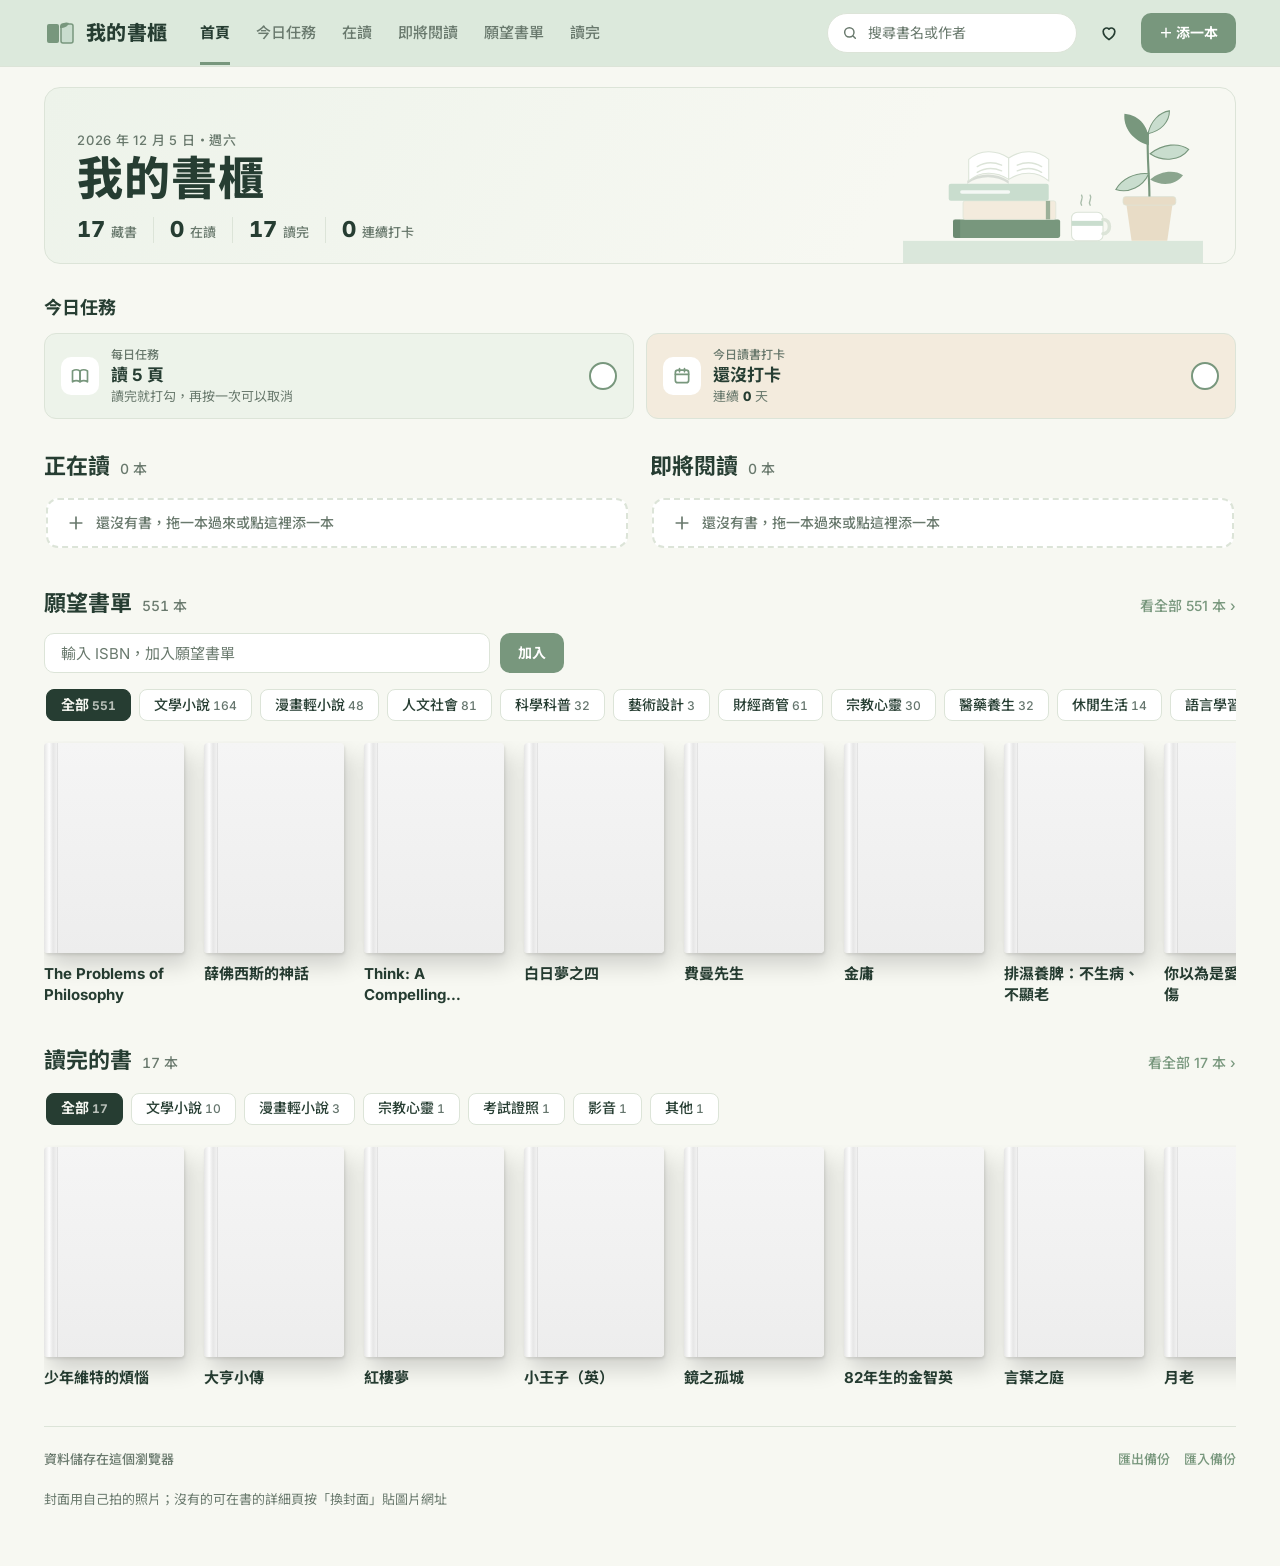
<file: index.html>
<!doctype html>
<html lang="zh-Hant">
<head>
<meta charset="utf-8">
<meta name="viewport" content="width=device-width,initial-scale=1,viewport-fit=cover">
<title>我的書櫃</title>
<meta name="description" content="我的個人書櫃：在讀、想讀、讀完與願望書單。">
<link rel="icon" type="image/svg+xml" href="assets/icons/favicon.svg">
<link rel="apple-touch-icon" href="assets/icons/apple-touch-icon.png">
<meta name="theme-color" content="#DCE9DC">
<link rel="preconnect" href="https://fonts.googleapis.com">
<link rel="stylesheet" href="https://fonts.googleapis.com/css2?family=Inter:wght@500;700;800&family=Noto+Sans+TC:wght@400;500;700;800&display=swap">
<link rel="stylesheet" href="css/style.css?v=20261028b">

</head>
<body>

<nav class="nav" id="nav">
  <div class="gut">
    <a class="logo" href="#top">
      <svg viewBox="0 0 32 32" aria-hidden="true"><rect x="3" y="7" width="12" height="19" rx="2" fill="var(--accent)"/><rect x="17" y="7" width="12" height="19" rx="2" fill="var(--mint)" stroke="var(--accent)" stroke-width="1.5"/><path d="M16 9c3-4 7-4 9-3-1 3-4 5-9 5z" fill="var(--accent)"/></svg>
      我的書櫃
    </a>
    <div class="nav-c" id="navc">
      <ul class="links" id="links">
        <li><a href="#top" class="on">首頁</a></li>
        <li><a href="#today">今日任務</a></li>
        <li><a href="#shelf-reading">在讀</a></li>
        <li><a href="#shelf-want">即將閱讀</a></li>
        <li><a href="#shelf-wish">願望書單</a></li>
        <li><a href="#shelf-done">讀完</a></li>
      </ul>
      <div class="nav-r">
        <label class="search"><svg viewBox="0 0 24 24" fill="none" stroke="currentColor" stroke-width="2.2" stroke-linecap="round"><circle cx="11" cy="11" r="7"/><path d="M20 20l-3.5-3.5"/></svg><input id="search" type="search" placeholder="搜尋書名或作者" aria-label="搜尋書名或作者"></label>
        <a class="icon-btn" href="#shelf-wish" aria-label="願望書單" title="願望書單"><svg viewBox="0 0 24 24" fill="none" stroke="currentColor" stroke-width="2" stroke-linejoin="round"><path d="M12 20s-7-4.4-7-10a4 4 0 0 1 7-2.6A4 4 0 0 1 19 10c0 5.6-7 10-7 10z"/></svg></a>
        <button class="btn" id="openAdd">＋ 添一本</button>
      </div>
    </div>
    <button class="icon-btn burger" id="burger" aria-label="開啟選單" aria-expanded="false"><svg viewBox="0 0 24 24" fill="none" stroke="currentColor" stroke-width="2.2" stroke-linecap="round"><path d="M4 7h16M4 12h16M4 17h16"/></svg></button>
  </div>
</nav>

<main id="top">
  <div class="gut home">
    <section class="hero">
      <div class="hero-txt">
        <div class="date" id="date"></div>
        <h1>我的書櫃</h1>
        <div class="stats">
          <div class="stat"><b class="num" id="sOwned">0</b><span>藏書</span></div>
          <div class="stat"><b class="num" id="sReading">0</b><span>在讀</span></div>
          <div class="stat"><b class="num" id="sDone">0</b><span>讀完</span></div>
          <div class="stat"><b class="num" id="sStreak">0</b><span>連續打卡</span></div>
        </div>
      </div>
      <svg class="hero-art" viewBox="0 40 420 220" aria-hidden="true">
        <rect x="0" y="226" width="420" height="34" fill="var(--mint)" opacity=".6"/>
        <!-- book stack -->
        <rect x="70" y="196" width="150" height="26" rx="3" fill="var(--accent)"/>
        <rect x="70" y="196" width="10" height="26" fill="var(--ink)" opacity=".15"/>
        <rect x="84" y="170" width="130" height="26" rx="3" fill="var(--beige)" stroke="var(--line)"/>
        <rect x="200" y="170" width="6" height="26" fill="var(--accent)" opacity=".7"/>
        <rect x="64" y="146" width="140" height="24" rx="3" fill="var(--mint)"/>
        <rect x="80" y="155" width="70" height="5" rx="2.5" fill="var(--card)" opacity=".8"/>
        <!-- open book on top -->
        <path d="M90 146c18-12 40-12 58 0v-4c-18-12-40-12-58 0z" fill="var(--ink)" opacity=".15"/>
        <path d="M92 142c16-14 38-14 56-2l0-30c-18-12-40-12-56 2z" fill="var(--card)" stroke="var(--line)" stroke-width="1.5"/>
        <path d="M148 140c18-12 40-12 56 2v-30c-16-14-38-14-56-2z" fill="var(--card)" stroke="var(--line)" stroke-width="1.5"/>
        <path d="M104 122c10-6 22-7 34-2M104 130c10-6 22-7 34-2M160 120c12-5 24-4 34 2M160 128c12-5 24-4 34 2" stroke="var(--line)" stroke-width="2" stroke-linecap="round" fill="none"/>
        <!-- mug -->
        <rect x="236" y="186" width="44" height="40" rx="8" fill="var(--mug)" stroke="var(--line)" stroke-width="1.5"/>
        <path d="M280 196c12 0 12 20 0 20" fill="none" stroke="var(--line)" stroke-width="5" stroke-linecap="round"/>
        <rect x="236" y="198" width="44" height="7" fill="var(--mint)"/>
        <path d="M250 176c-4-6 4-8 0-14M262 176c-4-6 4-8 0-14" stroke="var(--accent)" stroke-width="2" stroke-linecap="round" fill="none" opacity=".6"/>
        <!-- plant -->
        <path d="M312 170h66l-8 56h-50z" fill="var(--pot)"/>
        <rect x="308" y="164" width="74" height="12" rx="4" fill="var(--pot)" stroke="var(--line)"/>
        <path d="M345 164c0-30-4-60-2-90" stroke="var(--accent)" stroke-width="3" fill="none"/>
        <path d="M344 92c-22-6-36-24-34-44 22 2 36 20 34 44z" fill="var(--accent)"/>
        <path d="M346 104c18-14 40-16 54-6-12 16-36 18-54 6z" fill="var(--mint)" stroke="var(--accent)" stroke-width="1.5"/>
        <path d="M344 132c-20-2-38 8-46 22 18 6 38-4 46-22z" fill="var(--mint)" stroke="var(--accent)" stroke-width="1.5"/>
        <path d="M346 140c14-12 34-14 46-6-10 14-30 16-46 6z" fill="var(--accent)" opacity=".85"/>
        <path d="M343 76c4-18 16-30 30-32 0 16-12 28-30 32z" fill="var(--mint)" stroke="var(--accent)" stroke-width="1.5"/>
      </svg>
    </section>
  </div>

  <div class="gut home" id="today">
    <div class="sec-h"><h2>今日任務</h2></div>
    <div class="quick">
      <button class="qc mint" id="daily" aria-pressed="false">
        <span class="ic"><svg viewBox="0 0 24 24" fill="none" stroke="currentColor" stroke-width="2" stroke-linecap="round" stroke-linejoin="round"><path d="M3 6c3-2 6-2 9 0v13c-3-2-6-2-9 0z"/><path d="M21 6c-3-2-6-2-9 0v13c3-2 6-2 9 0z"/></svg></span>
        <span class="t"><small>每日任務</small><b>讀 5 頁</b><span id="dailySub">讀完就打勾，再按一次可以取消</span></span>
        <span class="tick"><svg viewBox="0 0 24 24" fill="none" stroke="currentColor" stroke-width="3" stroke-linecap="round" stroke-linejoin="round"><path d="M5 12.5l4.5 4.5L19 7.5"/></svg></span>
      </button>
      <button class="qc warm" id="checkin" aria-pressed="false">
        <span class="ic"><svg viewBox="0 0 24 24" fill="none" stroke="currentColor" stroke-width="2" stroke-linecap="round" stroke-linejoin="round"><rect x="4" y="5" width="16" height="15" rx="3"/><path d="M4 10h16M9 3v4M15 3v4"/></svg></span>
        <span class="t"><small>今日讀書打卡</small><b id="checkTitle">還沒打卡</b><span id="checkSub">連續 <strong>0</strong> 天</span></span>
        <span class="tick"><svg viewBox="0 0 24 24" fill="none" stroke="currentColor" stroke-width="3" stroke-linecap="round" stroke-linejoin="round"><path d="M5 12.5l4.5 4.5L19 7.5"/></svg></span>
      </button>
    </div>
  </div>

  <div class="gut home" id="shelfTop"></div>
  <div class="gut" id="listView" hidden></div>

  <div class="gut home" id="shelfRest" style="display:flex;flex-direction:column;gap:30px"></div>

  <div class="gut" style="display:flex;flex-direction:column;gap:20px">
    <div class="note" id="exampleNote" hidden>
      <span>目前是範例書，放進自己的書後可以清掉。</span>
      <button class="more" id="clearExamples">清除範例</button>
    </div>
    <div class="foot"><span>資料儲存在這個瀏覽器</span><span class="foot-acts"><button id="exportBtn">匯出備份</button><button id="importBtn" title="可匯入備份檔或日記筆記檔">匯入備份</button><input type="file" id="importFile" accept="application/json,.json" hidden></span></div>
    <div class="foot" style="border:0;padding:0;font-weight:400"><span>封面用自己拍的照片；沒有的可在書的詳細頁按「換封面」貼圖片網址</span><span id="coverStatus" class="num" aria-live="polite"></span></div>
  </div>
</main>

<div class="sheet-bg" id="addSheet" hidden>
  <form class="sheet" id="addForm">
    <h2>添一本書</h2>
    <label>書名<input id="fTitle" required maxlength="80" placeholder="例如：小王子"></label>
    <label>作者<input id="fAuthor" maxlength="60" placeholder="可不填"></label>
    <label>ISBN <span class="hint">有填的話封面最準，可不填</span><input id="fIsbn" inputmode="numeric" maxlength="20" placeholder="例如：9789573317241"></label>
    <label>HyRead 分類<select id="fCat"></select></label>
    <label>放在哪一層
      <select id="fStatus"><option value="want">想讀</option><option value="reading">在讀</option><option value="wish">願望（還沒入手）</option><option value="done">讀完</option></select>
    </label>
    <div class="acts"><button type="button" class="ghost" id="cancelAdd">取消</button><button type="submit" class="btn">放上書架</button></div>
  </form>
</div>

<div class="sheet-bg" id="bookSheet" hidden>
  <div class="sheet">
    <div class="detail">
      <div class="dc" id="dCover"></div>
      <div class="info">
        <b id="dTitle"></b>
        <span id="dAuthor"></span>
        <div class="dcat"><span class="dcat-v" id="dCat"></span></div>
        <span class="disbn num" id="dIsbn"></span>
      </div>
    </div>
    <div class="dstars" id="dStarsWrap" hidden><span class="lbl">我的評分</span><div class="stars" id="dStars"></div></div>
    <div class="dnote" id="dNoteWrap" hidden>
      <div class="dnote-h"><span>筆記</span><span class="num" id="dNoteDate"></span></div>
      <textarea id="dNote" placeholder="寫下讀後心得、喜歡的句子…"></textarea>
    </div>
    <div class="acts" style="justify-content:space-between">
      <button class="danger" id="dDelete">從書架移除</button>
      <span style="display:flex;gap:8px"><button class="ghost" id="dCoverBtn" type="button">換封面</button>
      <button class="btn" id="dClose">完成</button></span>
    </div>
  </div>
</div>
<div class="sheet-bg" id="rateSheet" hidden>
  <div class="sheet rate" role="dialog" aria-labelledby="rHead">
    <div class="rate-h"><b id="rHead">讀完了！</b><span id="rTitle"></span></div>
    <div class="stars big" id="rStars"></div>
    <span class="rate-hint" id="rHint">這本書你給幾顆星？</span>
    <textarea id="rNote" placeholder="想留下幾句心得嗎？（可以略過）"></textarea>
    <div class="acts"><button type="button" class="ghost" id="rSkip">之後再說</button><button type="button" class="btn" id="rOk">好</button></div>
  </div>
</div>
<div class="toast" id="toast" hidden></div>

<script>window.addEventListener('error',function(e){var d=document.getElementById('jsErr');if(!d){d=document.createElement('div');d.id='jsErr';d.style.cssText='position:fixed;left:8px;right:8px;bottom:8px;z-index:9999;background:#fff3f0;color:#a33;border:1px solid #e5b5ab;border-radius:10px;padding:10px 12px;font:13px/1.5 sans-serif;white-space:pre-wrap';document.body.appendChild(d)}d.textContent='網頁出錯了（請截圖給 Claude）：\n'+e.message+'\n'+(e.filename||'').split('/').pop()+' 第 '+e.lineno+' 行'});</script>
<script src="js/data.js?v=20261028b"></script>
<script src="js/main.js?v=20261028b"></script>
</body>
</html>
</file>
<file: css/style.css>
/* 我的書櫃 — 薄荷綠主題樣式 */
/* Layout: e-bookstore homepage — sticky mint nav, split hero (title + stats | plant illustration), cover rows per shelf, two quick cards between the first and second shelf */
:root{
  --bg:#F7F8F2; --mint:#C9DDCE; --nav:#DCE9DC; --ink:#263D32; --muted:#69796D;
  --card:#FFFFFF; --mint-soft:#EDF3EA; --beige:#F3EBDD; --line:#DCE4D8; --accent:#78977D;
  --on-accent:#FFFFFF; --cover-shadow:rgba(38,61,50,.18); --scrim:rgba(38,61,50,.35);
  --pot:#E8DCC6; --mug:#FFFFFF;
  --f-sans:"Inter","Noto Sans TC",system-ui,-apple-system,"PingFang TC","Microsoft JhengHei",sans-serif;
}
@media (prefers-color-scheme:dark){:root:not([data-theme="light"]){
  --bg:#161D19; --mint:#3B5545; --nav:#1F2B24; --ink:#E3ECE5; --muted:#9BAEA0;
  --card:#1E2721; --mint-soft:#223029; --beige:#2E2A22; --line:#31403A; --accent:#9CC0A2;
  --on-accent:#14201A; --cover-shadow:rgba(0,0,0,.5); --scrim:rgba(0,0,0,.55);
  --pot:#5A5040; --mug:#D9DED8; color-scheme:dark}}
:root[data-theme="dark"]{
  --bg:#161D19; --mint:#3B5545; --nav:#1F2B24; --ink:#E3ECE5; --muted:#9BAEA0;
  --card:#1E2721; --mint-soft:#223029; --beige:#2E2A22; --line:#31403A; --accent:#9CC0A2;
  --on-accent:#14201A; --cover-shadow:rgba(0,0,0,.5); --scrim:rgba(0,0,0,.55);
  --pot:#5A5040; --mug:#D9DED8; color-scheme:dark}
*{box-sizing:border-box}
html{padding-top:env(safe-area-inset-top,0px);padding-bottom:env(safe-area-inset-bottom,0px)}
body{margin:0}
img{max-width:100%}
[hidden]{display:none!important}
html{scroll-behavior:smooth;scroll-padding-top:90px}
@media (prefers-reduced-motion:reduce){html{scroll-behavior:auto}*{transition:none!important}}
body{background:var(--bg);color:var(--ink);font-family:var(--f-sans);font-size:15px;line-height:1.6;font-weight:400}
body::before{content:"";position:fixed;inset:0 0 auto;height:env(safe-area-inset-top,0px);z-index:10;background:var(--nav)}
button{font:inherit;color:inherit;cursor:pointer;background:none;border:0;padding:0}
a{color:inherit;text-decoration:none}
:focus-visible{outline:2px solid var(--accent);outline-offset:2px}
h1,h2,h3{margin:0;text-wrap:balance}
.gut{width:100%;max-width:1240px;margin:0 auto;padding-left:max(24px,env(safe-area-inset-left,0px));padding-right:max(24px,env(safe-area-inset-right,0px))}
.num{font-family:"Inter",var(--f-sans);font-variant-numeric:tabular-nums}

/* nav */
.nav{position:sticky;top:env(safe-area-inset-top,0px);z-index:9;background:var(--nav);border-bottom:1px solid var(--line)}
.nav .gut{height:70px;display:flex;align-items:center;gap:32px;position:relative}
.logo{display:flex;align-items:center;gap:10px;font-weight:800;font-size:20px;letter-spacing:.02em;white-space:nowrap;flex:none}
.logo svg{width:32px;height:32px}
.nav-c{display:flex;align-items:center;justify-content:space-between;gap:24px;flex:1;min-width:0}
.links{display:flex;gap:26px;list-style:none;margin:0;padding:0}
.links a{font-size:15px;font-weight:500;color:var(--muted);padding:23px 0;border-bottom:3px solid transparent;white-space:nowrap}
.links a:hover{color:var(--ink)}
.links a.on{color:var(--ink);font-weight:700;border-bottom-color:var(--accent)}
.nav-r{display:flex;align-items:center;gap:12px}
.search{display:flex;align-items:center;gap:8px;background:var(--card);border:1px solid var(--line);border-radius:999px;padding:0 14px;height:40px;width:250px}
.search svg{width:16px;height:16px;color:var(--muted);flex:none}
.search input{border:0;background:transparent;color:var(--ink);font:inherit;font-size:14px;width:100%;min-width:0;outline:none}
.search input::placeholder{color:var(--muted)}
.search:focus-within{border-color:var(--accent)}
.icon-btn{width:40px;height:40px;border-radius:50%;display:grid;place-items:center;color:var(--ink)}
.icon-btn:hover{background:var(--mint)}
.icon-btn svg{width:20px;height:20px}
.btn{background:var(--accent);color:var(--on-accent);font-weight:700;font-size:14px;height:40px;padding:0 18px;border-radius:999px;white-space:nowrap}
.btn:hover{filter:brightness(.95)}
.burger{display:none}
@media (max-width:1060px){.links{gap:18px}.search{width:200px}}
@media (max-width:900px){
  .burger{display:grid;margin-left:auto}
  .nav .gut{gap:12px}
  .nav-c{display:none;position:absolute;top:100%;left:0;right:0;flex-direction:column;align-items:stretch;gap:12px;background:var(--nav);border-bottom:1px solid var(--line);padding:8px max(24px,env(safe-area-inset-right,0px)) 18px max(24px,env(safe-area-inset-left,0px))}
  .nav.open .nav-c{display:flex}
  .links{flex-direction:column;gap:0}
  .links a{display:block;padding:12px 0;border-bottom:1px solid var(--line)}
  .links a.on{border-bottom-color:var(--line);color:var(--accent)}
  .search{width:100%}
  .nav-r{flex-wrap:wrap}
  .nav-r .search{flex:1 1 100%}
}

main{display:flex;flex-direction:column;gap:44px;padding-block:28px 64px}

/* hero */
.hero{background:linear-gradient(120deg,var(--mint-soft) 0%,var(--bg) 70%);border:1px solid var(--line);border-radius:20px;display:grid;grid-template-columns:minmax(0,1fr) minmax(0,1fr);align-items:end;gap:24px;padding:40px 44px 0;overflow:hidden}
.hero-txt{padding-bottom:40px;min-width:0}
.hero .date{font-weight:500;font-size:14px;color:var(--muted);letter-spacing:.06em}
.hero h1{font-weight:800;font-size:clamp(42px,5.2vw,56px);line-height:1.15;letter-spacing:.02em;margin:8px 0 22px}
.stats{display:grid;grid-template-columns:repeat(4,minmax(0,1fr));background:var(--card);border:1px solid var(--line);border-radius:14px;padding:16px 0;max-width:100%;box-shadow:0 4px 14px var(--cover-shadow)}
.stat{display:flex;flex-direction:column;align-items:center;text-align:center;padding:0 6px;min-width:0}
.stat b{font-weight:800;font-size:30px;line-height:1.15}
.stat span{font-size:13px;font-weight:500;color:var(--muted);white-space:nowrap}
.stat+.stat{border-left:1px solid var(--line)}
.hero-art{display:block;width:100%;height:auto;max-width:100%;justify-self:stretch;margin-bottom:-2px}
@media (max-width:760px){.hero{grid-template-columns:1fr;padding:28px 18px 0;gap:0}.hero-txt{padding-bottom:22px}.hero-art{justify-self:center;max-width:420px}.stat b{font-size:24px}.stat span{font-size:12px}}

/* shelf */
.sec-h{display:flex;align-items:baseline;justify-content:space-between;gap:12px;margin-bottom:16px}
.sec-h h2{font-weight:700;font-size:24px;display:flex;align-items:baseline;gap:10px}
.sec-h h2 small{font-size:14px;font-weight:500;color:var(--muted)}
.more{font-size:14px;font-weight:500;color:var(--accent);white-space:nowrap}
.more:hover{text-decoration:underline}
.row{display:flex;gap:24px;overflow-x:auto;padding:4px 2px 12px;scroll-snap-type:x proximity;scrollbar-width:thin}
.row.grid{display:grid;grid-template-columns:repeat(auto-fill,minmax(140px,1fr));overflow:visible}
.book{flex:none;width:148px;scroll-snap-align:start;text-align:left;display:flex;flex-direction:column;gap:10px}
.row.grid .book{width:auto}
.book .cap{display:flex;flex-direction:column;gap:2px;min-width:0}
.book .cap b{font-weight:700;font-size:15px;line-height:1.4;display:-webkit-box;-webkit-line-clamp:2;-webkit-box-orient:vertical;overflow:hidden;overflow-wrap:anywhere}
.book .cap .au{font-size:13px;color:var(--muted);white-space:nowrap;overflow:hidden;text-overflow:ellipsis}
.chip{align-self:flex-start;font-size:12px;font-weight:700;padding:1px 9px;border-radius:999px;background:var(--mint-soft);color:var(--accent);margin-top:4px}
.chip.done{background:var(--beige);color:var(--muted)}
.book:hover .cover{transform:translateY(-4px);box-shadow:0 2px 3px var(--cover-shadow),0 12px 22px var(--cover-shadow)}
@media (max-width:600px){.book{width:116px}.row{gap:16px}.book .cap b{font-size:14px}}

.cover{position:relative;width:100%;aspect-ratio:2/3;max-width:100%;border-radius:4px;overflow:hidden;background:var(--c-bg);color:var(--c-fg);
  box-shadow:0 1px 2px var(--cover-shadow),0 6px 14px var(--cover-shadow);transition:transform .2s,box-shadow .2s;
  display:flex;flex-direction:column;justify-content:space-between;padding:14px 12px 11px}
.cover::before{content:"";position:absolute;inset:0 auto 0 0;width:7px;background:linear-gradient(90deg,rgba(0,0,0,.16),rgba(255,255,255,.14) 60%,transparent)}
.cover .ttl{position:relative;z-index:1;font-family:"Noto Sans TC",sans-serif;font-weight:800;overflow:hidden;overflow-wrap:anywhere}
.cover .ttl.v{writing-mode:vertical-rl;align-self:flex-end;max-height:72%;font-size:20px;letter-spacing:.08em;line-height:1.2}
.cover .ttl.h{display:-webkit-box;-webkit-line-clamp:4;-webkit-box-orient:vertical;font-size:16px;line-height:1.25}
.cover .ca{position:relative;z-index:1;font-size:10.5px;font-weight:500;letter-spacing:.1em;opacity:.85;white-space:nowrap;overflow:hidden;text-overflow:ellipsis}
.cover .m{position:absolute;pointer-events:none}
.cover.blank{background:linear-gradient(180deg,#F5F5F5,#EDEDED);box-shadow:1px 2px 3px rgba(0,0,0,.10),6px 12px 22px rgba(0,0,0,.16)}
.cover.blank::before{width:9%;background:linear-gradient(90deg,#E4E4E4 0%,#FDFDFD 40%,#E6E6E6 70%,#F1F1F1 100%)}
.cover.blank::after{content:"";position:absolute;top:0;bottom:0;left:9%;width:1px;background:rgba(0,0,0,.07)}
.cover.blank .loading-dot{background:#9A9A9A}
.m-sun{width:42%;aspect-ratio:1;border-radius:50%;background:var(--c-ac);left:12%;top:36%;opacity:.9}
.m-band{left:0;right:0;top:62%;height:9%;background:var(--c-ac);opacity:.85}
.m-frame{inset:7px;border:1.5px solid var(--c-fg);opacity:.4;border-radius:2px}
.m-hill{left:-12%;right:-12%;bottom:-18%;height:38%;border-radius:50%;background:var(--c-ac);opacity:.8}
.m-leaf{width:46%;aspect-ratio:1;left:10%;top:40%;background:var(--c-ac);border-radius:0 70% 0 70%;opacity:.85}

.lv-top{display:flex;align-items:center;justify-content:space-between;gap:12px;margin-bottom:18px;flex-wrap:wrap}
.back{display:inline-flex;align-items:center;gap:6px;height:38px;padding:0 16px 0 12px;border-radius:999px;border:1px solid var(--line);background:var(--card);font-weight:500;font-size:14px}
.back:hover{border-color:var(--accent);color:var(--accent)}
.lv-tabs{display:flex;gap:8px;flex-wrap:wrap}
.lv-tabs button{height:34px;padding:0 14px;border-radius:999px;border:1px solid var(--line);font-size:14px;font-weight:500;background:var(--card)}
.lv-tabs button[aria-pressed="true"]{background:var(--accent);border-color:var(--accent);color:var(--on-accent);font-weight:700}
.lv-sort{border:1px solid var(--line);background:var(--card);color:var(--ink);border-radius:999px;height:36px;padding:0 12px;font:inherit;font-size:14px}
#listView .row.grid{gap:28px 22px}
.catbar{display:flex;gap:8px;overflow-x:auto;padding:2px 2px 6px;scrollbar-width:thin}
.catbar button{flex:none;height:34px;padding:0 14px;border-radius:999px;border:1px solid var(--line);background:var(--card);font-size:14px;font-weight:500;white-space:nowrap}
.catbar button:hover{border-color:var(--accent)}
.catbar button[aria-pressed="true"]{background:var(--ink);border-color:var(--ink);color:var(--bg);font-weight:700}
.catbar .num{font-size:12px;opacity:.7;margin-left:3px}
.cat-h{font-size:13px;font-weight:700;color:var(--muted);margin-bottom:8px;letter-spacing:.04em}
.isbn-add{display:flex;gap:10px;align-items:center;margin-bottom:14px;max-width:520px}
.isbn-add input{flex:1;min-width:0;height:42px;border:1px solid var(--line);background:var(--card);color:var(--ink);border-radius:999px;padding:0 16px;font:inherit;font-size:15px}
.isbn-add input:focus{outline:none;border-color:var(--accent)}
.isbn-add input::placeholder{color:var(--muted)}
.isbn-add .btn{flex:none;height:42px}
.isbn-add .btn[disabled]{opacity:.6;cursor:wait}
.empty-card{flex:none;width:148px;aspect-ratio:2/3;border:2px dashed var(--line);border-radius:8px;display:flex;flex-direction:column;align-items:center;justify-content:center;gap:6px;color:var(--muted);font-weight:500;font-size:14px;text-align:center;padding:12px;background:var(--card)}
.empty-card:hover{border-color:var(--accent);color:var(--accent)}
.empty-card svg{width:26px;height:26px}
@media (max-width:600px){.empty-card{width:116px}}

/* quick cards */
.quick{display:grid;grid-template-columns:repeat(2,1fr);gap:18px}
.qc{display:flex;align-items:center;gap:16px;padding:20px 22px;border-radius:14px;border:1px solid var(--line);text-align:left;transition:transform .15s,border-color .15s;min-width:0}
.qc:hover{transform:translateY(-2px);border-color:var(--accent)}
.qc.mint{background:var(--mint-soft)} .qc.warm{background:var(--beige)}
.qc .ic{width:48px;height:48px;border-radius:12px;background:var(--card);display:grid;place-items:center;color:var(--accent);flex:none}
.qc .ic svg{width:24px;height:24px}
.qc .t{flex:1;min-width:0;display:flex;flex-direction:column}
.qc .t small{font-size:13px;font-weight:500;color:var(--muted)}
.qc .t b{font-weight:700;font-size:22px;line-height:1.35}
.qc .t span{font-size:14px;color:var(--muted)}
.qc .t span strong{font-weight:800;color:var(--ink)}
.tick{width:34px;height:34px;border-radius:50%;border:2px solid var(--accent);flex:none;display:grid;place-items:center;color:transparent;background:var(--card)}
.tick svg{width:18px;height:18px}
.qc.done .tick{background:var(--accent);color:var(--on-accent)}
@media (max-width:640px){.quick{grid-template-columns:1fr}.qc .t b{font-size:20px}}

.note{display:flex;justify-content:space-between;align-items:center;gap:12px;flex-wrap:wrap;background:var(--card);border:1px solid var(--line);border-radius:12px;padding:12px 16px;font-size:14px;color:var(--muted)}
.foot{border-top:1px solid var(--line);padding-top:22px;color:var(--muted);font-size:13px;font-weight:500;display:flex;justify-content:space-between;gap:12px;flex-wrap:wrap}
.nores{color:var(--muted);font-weight:500;padding:24px 0;text-align:center}

/* sheets */
.sheet-bg{position:fixed;inset:0;background:var(--scrim);display:flex;align-items:center;justify-content:center;z-index:20;padding:16px}
.sheet{background:var(--card);width:100%;max-width:480px;border-radius:18px;padding:24px;display:flex;flex-direction:column;gap:16px;box-shadow:0 20px 50px var(--cover-shadow)}
@media (max-width:600px){.sheet-bg{align-items:flex-end;padding:0}.sheet{border-radius:18px 18px 0 0;padding-bottom:calc(24px + env(safe-area-inset-bottom,0px))}}
.sheet h2{font-weight:700;font-size:22px}
.sheet label{display:flex;flex-direction:column;gap:6px;font-size:13px;font-weight:700;color:var(--muted)}
.sheet input,.sheet select{border:1px solid var(--line);background:var(--bg);color:var(--ink);border-radius:10px;padding:10px 12px;font:inherit;font-size:16px;font-weight:400}
.sheet input:focus,.sheet select:focus{border-color:var(--accent);outline:none}
.sheet .acts{display:flex;gap:10px;justify-content:flex-end;align-items:center}
.ghost{height:40px;padding:0 16px;border-radius:999px;border:1px solid var(--line);font-weight:500;font-size:14px}
.ghost:hover{border-color:var(--accent)}
.detail{display:flex;gap:18px;align-items:flex-start}
.detail .dc{width:108px;flex:none}
.detail .info{min-width:0;flex:1;display:flex;flex-direction:column;gap:4px}
.detail .info b{font-weight:800;font-size:22px;line-height:1.35;overflow-wrap:anywhere}
.detail .info span{color:var(--muted);font-size:14px}
.seg{display:flex;flex-wrap:wrap;gap:8px;margin-top:10px}
.seg button{border:1px solid var(--line);border-radius:999px;padding:5px 14px;font-size:14px;font-weight:500}
.seg button[aria-pressed="true"]{background:var(--accent);border-color:var(--accent);color:var(--on-accent);font-weight:700}
.dcat{display:flex;align-items:center;gap:8px;margin-top:10px;font-size:13px;font-weight:700;color:var(--muted)}
.dcat select{border:1px solid var(--line);background:var(--bg);color:var(--ink);border-radius:999px;height:34px;padding:0 10px;font:inherit;font-size:14px;font-weight:500}
.danger{color:#B4584A;font-weight:500;font-size:14px}
.toast-undo{margin-left:14px;color:var(--mint);font-weight:700;text-decoration:underline;text-underline-offset:3px}
.sheet .dcat{flex-direction:row}
.book{-webkit-touch-callout:none;-webkit-user-select:none;user-select:none}
body.dragging{-webkit-user-select:none;user-select:none;cursor:grabbing}
body.dragging .book{cursor:grabbing}
.drag-ghost{position:fixed;left:0;top:0;width:92px;z-index:40;pointer-events:none;transform-origin:center;opacity:.95;filter:drop-shadow(0 12px 20px var(--cover-shadow))}
.drag-src{opacity:.35}
section.drop-over{outline:2px dashed var(--accent);outline-offset:8px;border-radius:12px}
.dock{position:fixed;left:0;right:0;bottom:0;z-index:35;display:flex;align-items:center;justify-content:center;gap:10px;flex-wrap:wrap;background:var(--card);border-top:1px solid var(--line);box-shadow:0 -8px 24px var(--cover-shadow);padding:14px max(16px,env(safe-area-inset-right,0px)) calc(14px + env(safe-area-inset-bottom,0px)) max(16px,env(safe-area-inset-left,0px))}
.dock .dl{font-size:13px;font-weight:700;color:var(--muted);margin-right:4px}
.dz{min-width:110px;height:52px;padding:0 18px;border-radius:14px;border:2px dashed var(--accent);display:grid;place-items:center;font-weight:700;font-size:15px;color:var(--accent);background:var(--mint-soft);transition:transform .12s}
.dz.over{background:var(--accent);color:var(--on-accent);border-style:solid;transform:scale(1.05)}

.disbn{font-size:13px;color:var(--muted);margin-top:6px}
.disbn:empty{display:none}
.dcat-v{display:inline-flex;align-items:center;height:30px;padding:0 12px;border-radius:999px;background:var(--mint-soft);color:var(--ink);font-size:14px;font-weight:500}
.toast{display:flex;align-items:center;position:fixed;left:50%;transform:translateX(-50%);bottom:calc(28px + env(safe-area-inset-bottom,0px));background:var(--ink);color:var(--bg);padding:10px 20px;border-radius:999px;font-size:14px;font-weight:500;z-index:30;white-space:nowrap}
.cover img{position:absolute;inset:0;width:100%;height:100%;object-fit:cover;z-index:3;background:var(--c-bg)}
.cover.real::before{z-index:4}
.loading-dot{position:absolute;right:6px;top:6px;width:8px;height:8px;border-radius:50%;background:var(--c-fg);opacity:.5;z-index:4;animation:pulse 1.2s infinite}
@keyframes pulse{50%{opacity:.15}}
.sheet .grid2{display:grid;grid-template-columns:minmax(0,1fr) minmax(0,1fr);gap:12px}
.sheet label{min-width:0}
.sheet input,.sheet select{width:100%;min-width:0;box-sizing:border-box}
.sheet{overflow-x:hidden}
.sheet .hint{font-size:12px;font-weight:400;color:var(--muted)}
.edit{display:flex;flex-direction:column;gap:12px;border-top:1px solid var(--line);padding-top:14px}
.edit-acts{display:flex;gap:10px;flex-wrap:wrap}
.foot-acts{display:flex;gap:14px;flex-wrap:wrap;align-items:center}
.foot-acts button{color:var(--accent);font-weight:500}
.foot-acts button:hover{text-decoration:underline}
@media (max-width:600px){.sheet .grid2{grid-template-columns:1fr}.sheet{max-height:92vh;overflow:auto}}

/* ---------- 緊湊版面 ---------- */
.nav .gut{height:66px}
.links a{padding:20px 0}
main{gap:30px;padding-block:20px 56px}
.hero{padding:20px 32px 0;gap:16px;grid-template-columns:minmax(0,1fr) minmax(0,300px);border-radius:16px}
.hero-txt{padding-bottom:20px}
.hero .date{font-size:13px}
.hero h1{font-size:clamp(34px,4vw,46px);margin:2px 0 12px}
.stats{display:flex;flex-wrap:wrap;gap:6px 0;background:none;border:0;box-shadow:none;border-radius:0;padding:0;max-width:none}
.stat{flex-direction:row;align-items:baseline;gap:6px;padding:0 16px;text-align:left}
.stat:first-child{padding-left:0}
.stat b{font-size:22px}
.stat span{font-size:13px}
.hero-art{max-width:300px;justify-self:end}
#today .sec-h{margin-bottom:10px}
#today .sec-h h2{font-size:18px}
.quick{gap:12px}
.qc{padding:11px 16px;gap:12px;border-radius:12px}
.qc .ic{width:38px;height:38px;border-radius:10px}
.qc .ic svg{width:20px;height:20px}
.qc .t b{font-size:17px;line-height:1.3}
.qc .t small{font-size:12px}
.qc .t span{font-size:13px}
.tick{width:28px;height:28px}
.tick svg{width:15px;height:15px}
.sec-h{margin-bottom:12px}
.sec-h h2{font-size:22px}
.row{gap:20px;padding:2px 2px 8px}
.book{width:140px}
.empty-row{display:flex;align-items:center;gap:10px;width:100%;min-height:50px;padding:0 18px;border:2px dashed var(--line);border-radius:12px;background:var(--card);color:var(--muted);font-size:14px;font-weight:500;text-align:left}
.pair{display:grid;grid-template-columns:1fr 1fr;gap:20px}
@media (max-width:700px){.pair{grid-template-columns:1fr;gap:18px}}
.empty-row:hover{border-color:var(--accent);color:var(--accent)}
.empty-row svg{width:20px;height:20px;flex:none}
section.drop-over .empty-row{border-color:var(--accent);background:var(--mint-soft)}
.btn{border-radius:10px}
.catbar button,.lv-tabs button{border-radius:8px;height:32px}
.isbn-add input{border-radius:10px;height:40px}
.isbn-add .btn{height:40px}
.back,.lv-sort,.ghost{border-radius:10px}
@media (max-width:760px){.hero{grid-template-columns:1fr;padding:16px 16px 0;gap:0}.hero-art{max-width:190px;justify-self:center;order:-1}.hero-txt{padding-bottom:16px}.stat{padding:0 10px}.stat b{font-size:20px}}
@media (max-width:600px){.book{width:110px}.row{gap:14px}.sec-h h2{font-size:20px}}

/* ---------- 星等與筆記 ---------- */
.sheet-bg[hidden],.toast[hidden]{display:none}
:root{--star:#D6A23E;--star-off:#DCE4D8}
@media (prefers-color-scheme:dark){:root:not([data-theme="light"]){--star:#E2B45A;--star-off:#3A4A40}}
:root[data-theme="dark"]{--star:#E2B45A;--star-off:#3A4A40}
.stars{display:flex;align-items:center;gap:2px}
.stars .star{width:30px;height:30px;display:grid;place-items:center;font-size:22px;line-height:1;color:var(--star-off);border-radius:8px;transition:transform .12s,color .12s}
.stars .star.on{color:var(--star)}
.stars .star:hover{transform:scale(1.12)}
.stars.big .star{width:44px;height:44px;font-size:34px}
.dstars{display:flex;align-items:center;gap:10px;margin-top:2px}
.dstars .lbl,.dnote-h{font-size:13px;font-weight:700;color:var(--muted)}
.dstars[hidden],.dnote[hidden]{display:none}
.dnote{display:flex;flex-direction:column;gap:6px}
.dnote-h{display:flex;justify-content:space-between;align-items:baseline}
.dnote-h .num{font-weight:500}
.dnote textarea,.rate textarea{width:100%;min-height:92px;max-height:46vh;resize:vertical;border:1px solid var(--line);background:var(--bg);color:var(--ink);border-radius:12px;padding:12px 14px;font:inherit;font-size:14px;line-height:1.75;white-space:pre-wrap}
.dnote textarea:focus,.rate textarea:focus{outline:2px solid var(--accent);outline-offset:1px}
.rate{align-items:center;text-align:center}
.rate-h{display:flex;flex-direction:column;gap:4px}
.rate-h b{font-size:20px}
.rate-h span{color:var(--muted);font-size:14px}
.rate-hint{font-size:13px;color:var(--muted);min-height:18px}
.rate .acts{width:100%;justify-content:space-between}
body:has(.sheet-bg:not([hidden])) .toast{bottom:auto;top:calc(16px + env(safe-area-inset-top,0px))}
</file>
